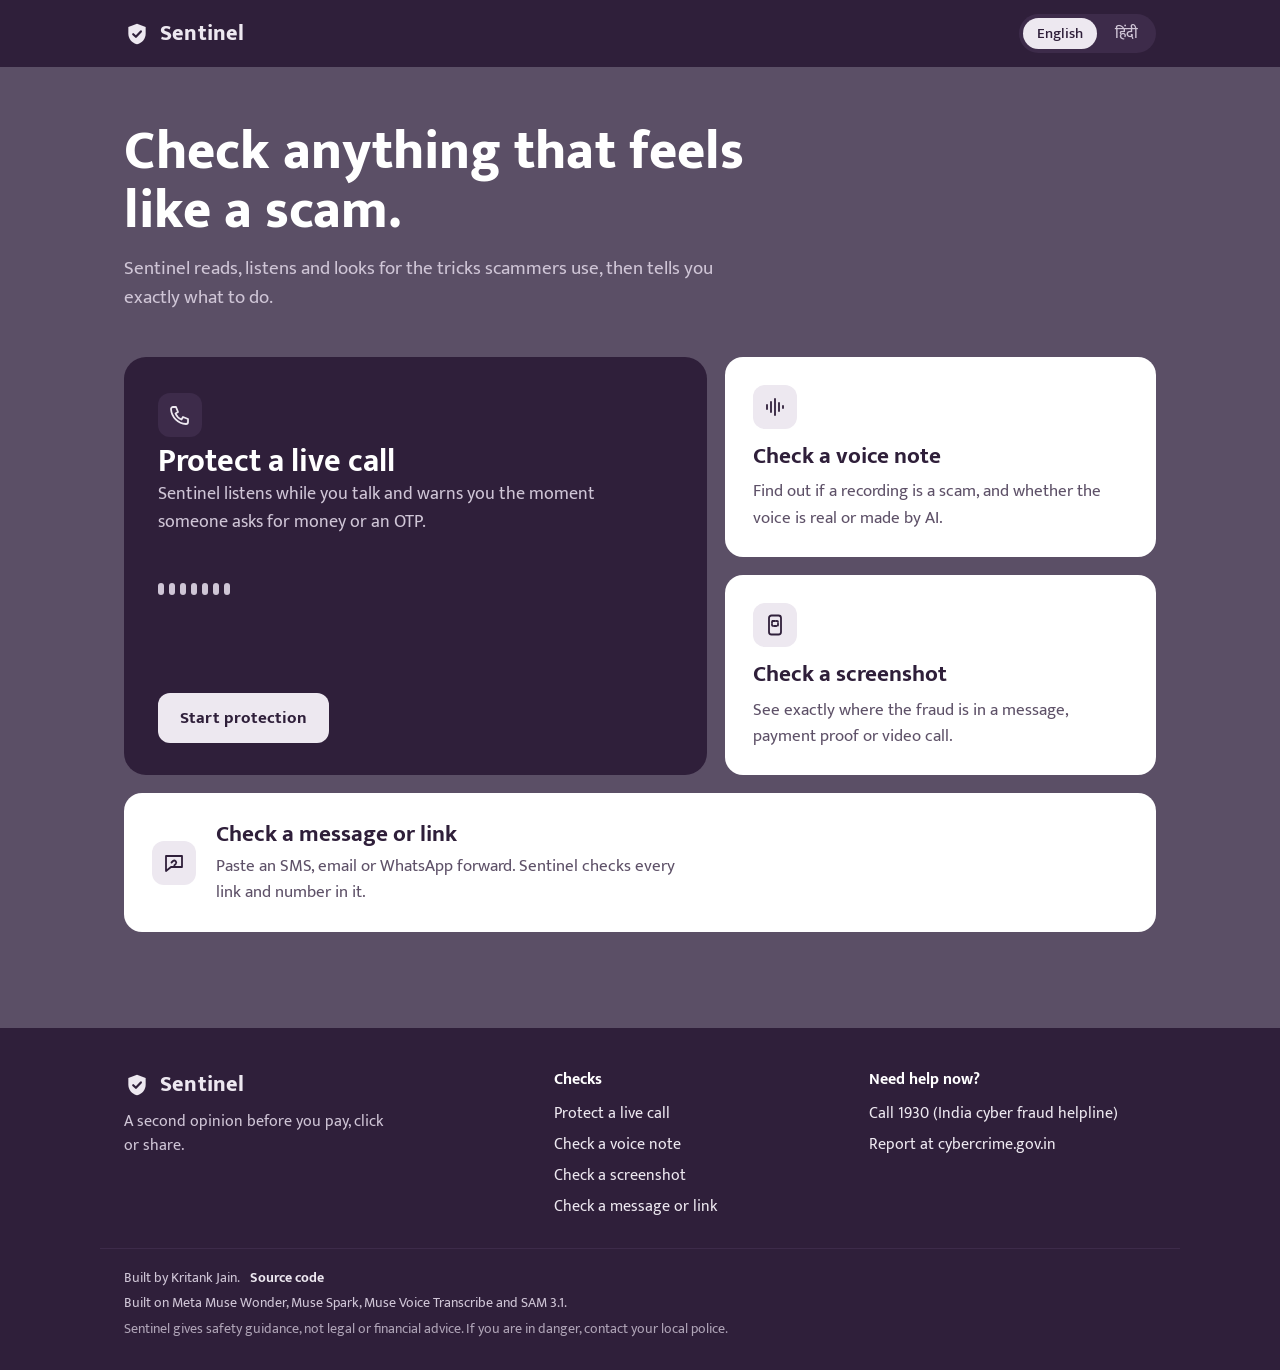
<file: web/index.html>
<!doctype html>
<html lang="en">
<head>
  <meta charset="utf-8">
  <meta name="viewport" content="width=device-width, initial-scale=1">
  <title>Sentinel — check anything that feels like a scam</title>
  <link rel="preconnect" href="https://fonts.googleapis.com">
  <link rel="preconnect" href="https://fonts.gstatic.com" crossorigin>
  <link href="https://fonts.googleapis.com/css2?family=Mukta:wght@400;500;700;800&display=swap" rel="stylesheet">
  <link rel="icon" href="favicon.svg" type="image/svg+xml">
  <link rel="stylesheet" href="style.css?v=14">
  <script src="app.js?v=14" defer></script>
</head>
<body>

  <header class="topbar">
    <div class="topbar-inner">
      <a class="brand" href="index.html">
        <svg viewBox="0 0 24 24" width="26" height="26" fill="none" aria-hidden="true">
          <path d="M12 2.5 4 5.5v6.2c0 4.6 3.3 8.6 8 9.8 4.7-1.2 8-5.2 8-9.8V5.5l-8-3Z" fill="#EDE8F0"/>
          <path d="M8.5 12.2 11 14.6l4.6-5" stroke="#2F1F3A" stroke-width="2" stroke-linecap="round" stroke-linejoin="round"/>
        </svg>
        Sentinel
      </a>
      <div class="lang-switch" role="group" aria-label="Language">
        <button type="button" data-lang="English" aria-pressed="true">English</button>
        <button type="button" data-lang="Hindi" aria-pressed="false">हिंदी</button>
      </div>
    </div>
  </header>

  <main>
    <section class="intro">
      <h1 data-i18n="intro.title">Check anything that feels like a scam.</h1>
      <p data-i18n="intro.body">Sentinel reads, listens and looks for the tricks scammers use, then tells you exactly what to do.</p>
    </section>

    <section class="features" aria-label="What Sentinel can check">

      <a class="feature feature-call" href="call.html">
        <div>
          <div class="icon">
            <svg viewBox="0 0 24 24" width="24" height="24" fill="none" stroke="currentColor" stroke-width="1.8" stroke-linecap="round" stroke-linejoin="round" aria-hidden="true">
              <path d="M5 4h3l2 5-2.5 1.5a11 11 0 0 0 6 6L15 14l5 2v3a2 2 0 0 1-2 2A16 16 0 0 1 3 6a2 2 0 0 1 2-2"/>
            </svg>
          </div>
          <h2 data-i18n="call.title">Protect a live call</h2>
          <p data-i18n="call.body">Sentinel listens while you talk and warns you the moment someone asks for money or an OTP.</p>
          <div class="listening" aria-hidden="true">
            <span></span><span></span><span></span><span></span><span></span><span></span><span></span>
          </div>
        </div>
        <span class="cta" data-i18n="call.cta">Start protection</span>
      </a>

      <a class="feature feature-voice" href="voice.html">
        <div class="icon">
          <svg viewBox="0 0 24 24" width="24" height="24" fill="none" stroke="currentColor" stroke-width="1.8" stroke-linecap="round" aria-hidden="true">
            <path d="M4 10v4M8 7v10M12 4v16M16 8v8M20 11v2"/>
          </svg>
        </div>
        <h2 data-i18n="voice.title">Check a voice note</h2>
        <p data-i18n="voice.body">Find out if a recording is a scam, and whether the voice is real or made by AI.</p>
      </a>

      <a class="feature feature-screenshot" href="screenshot.html">
        <div class="icon">
          <svg viewBox="0 0 24 24" width="24" height="24" fill="none" stroke="currentColor" stroke-width="1.8" stroke-linecap="round" stroke-linejoin="round" aria-hidden="true">
            <rect x="6" y="2.5" width="12" height="19" rx="2.5"/>
            <rect x="9" y="8" width="6" height="5" rx="1" stroke-dasharray="2 1.5"/>
          </svg>
        </div>
        <h2 data-i18n="screenshot.title">Check a screenshot</h2>
        <p data-i18n="screenshot.body">See exactly where the fraud is in a message, payment proof or video call.</p>
      </a>

      <a class="feature feature-message" href="message.html">
        <div class="icon">
          <svg viewBox="0 0 24 24" width="24" height="24" fill="none" stroke="currentColor" stroke-width="1.8" stroke-linecap="round" stroke-linejoin="round" aria-hidden="true">
            <path d="M4 5h16v11H9l-5 4V5Z"/>
            <path d="M9.5 11.5 11 10a2 2 0 0 1 2.8 2.8l-1.5 1.5"/>
          </svg>
        </div>
        <div class="text">
          <h2 data-i18n="message.title">Check a message or link</h2>
          <p data-i18n="message.body">Paste an SMS, email or WhatsApp forward. Sentinel checks every link and number in it.</p>
        </div>
      </a>

    </section>
  </main>

  <footer class="site-footer" id="site-footer"></footer>

  <script data-goatcounter="https://sentinel-scam.goatcounter.com/count" async src="https://gc.zgo.at/count.js"></script>
</body>
</html>
</file>
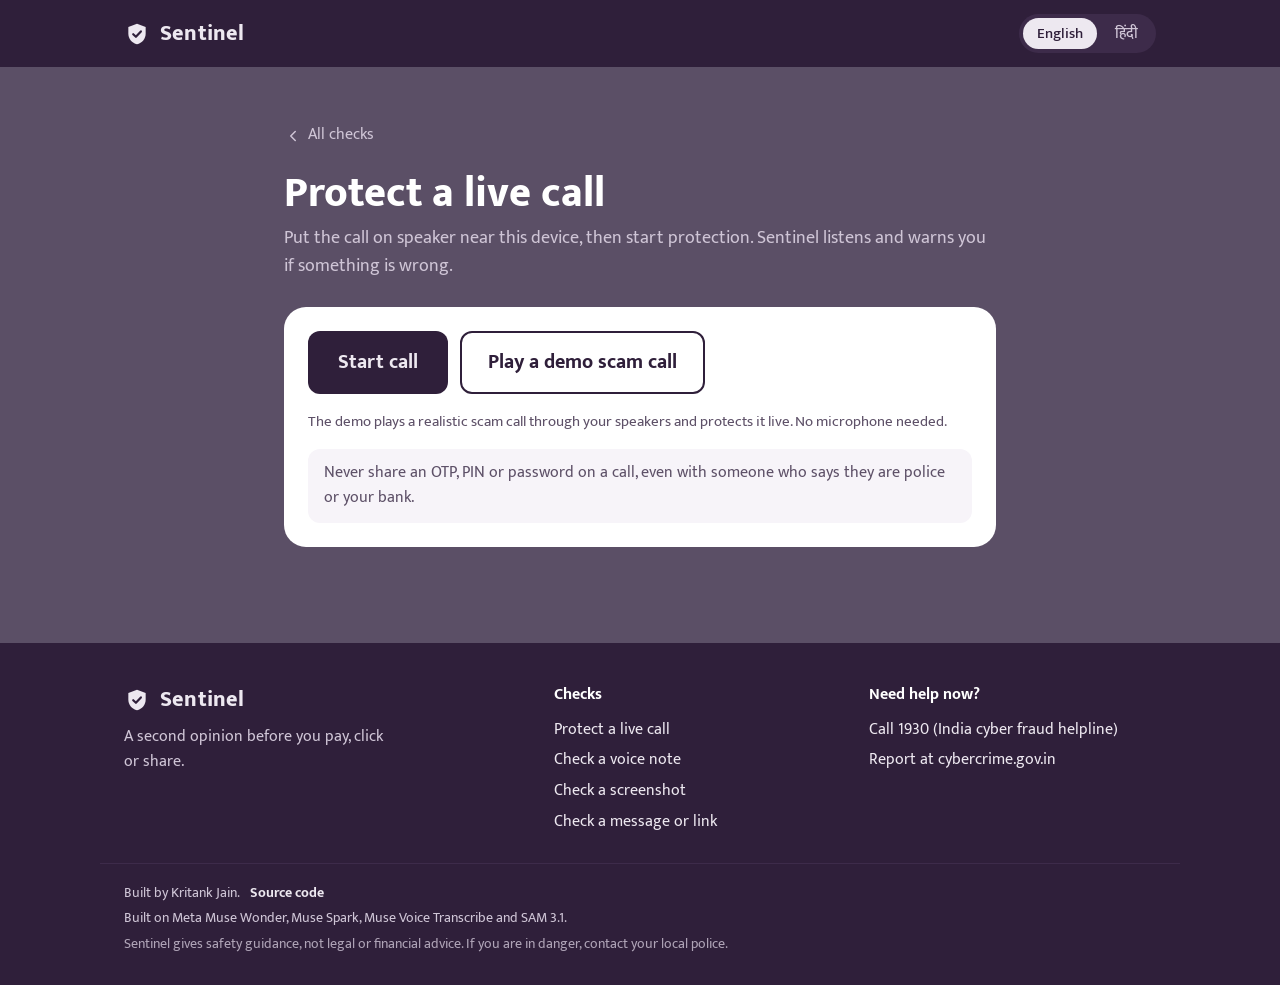
<file: web/call.html>
<!doctype html>
<html lang="en">
<head>
  <meta charset="utf-8">
  <meta name="viewport" content="width=device-width, initial-scale=1">
  <title>Protect a live call — Sentinel</title>
  <link rel="preconnect" href="https://fonts.googleapis.com">
  <link rel="preconnect" href="https://fonts.gstatic.com" crossorigin>
  <link href="https://fonts.googleapis.com/css2?family=Mukta:wght@400;500;700;800&display=swap" rel="stylesheet">
  <link rel="icon" href="favicon.svg" type="image/svg+xml">
  <link rel="stylesheet" href="style.css?v=14">
  <script src="app.js?v=14" defer></script>
</head>
<body>

  <header class="topbar">
    <div class="topbar-inner">
      <a class="brand" href="index.html">
        <svg viewBox="0 0 24 24" width="26" height="26" fill="none" aria-hidden="true">
          <path d="M12 2.5 4 5.5v6.2c0 4.6 3.3 8.6 8 9.8 4.7-1.2 8-5.2 8-9.8V5.5l-8-3Z" fill="#EDE8F0"/>
          <path d="M8.5 12.2 11 14.6l4.6-5" stroke="#2F1F3A" stroke-width="2" stroke-linecap="round" stroke-linejoin="round"/>
        </svg>
        Sentinel
      </a>
      <div class="lang-switch" role="group" aria-label="Language">
        <button type="button" data-lang="English" aria-pressed="true">English</button>
        <button type="button" data-lang="Hindi" aria-pressed="false">हिंदी</button>
      </div>
    </div>
  </header>

  <main class="page">
    <a class="back" href="index.html">
      <svg viewBox="0 0 24 24" width="24" height="24" fill="none" stroke="currentColor" stroke-width="2" stroke-linecap="round" stroke-linejoin="round" aria-hidden="true"><path d="M15 18 9 12l6-6"/></svg>
      <span data-i18n="nav.all">All checks</span>
    </a>

    <h1 data-i18n="call.title">Protect a live call</h1>
    <p class="lead" data-i18n="call.lead">Put the call on speaker near this device, then start protection. Sentinel listens and warns you if something is wrong.</p>

    <!-- Before the call -->
    <div class="sheet call-start" id="start-view">
      <div class="call-buttons">
        <button type="button" class="btn-primary" id="start" data-i18n="call.start">Start call</button>
        <button type="button" class="btn-secondary" id="demo" data-i18n="call.demo">Play a demo scam call</button>
      </div>
      <p class="demo-note" data-i18n="call.demoNote">The demo plays a realistic scam call through your speakers and protects it live. No microphone needed.</p>
      <p class="call-tip" data-i18n="call.tip">Never share an OTP, PIN or password on a call, even with someone who says they are police or your bank.</p>
    </div>

    <!-- During the call -->
    <div class="call-live" id="live-view" hidden>
      <div class="call-status connecting" id="status">
        <div class="status-left">
          <span class="pulse" aria-hidden="true"></span>
          <span id="status-text" data-i18n="call.connecting">Connecting…</span>
          <span class="timer" id="timer">0:00</span>
        </div>
        <button type="button" class="btn-end" id="end" data-i18n="call.end">End call</button>
      </div>

      <div class="sheet risk-panel" id="risk" aria-live="polite">
        <p class="risk-waiting" data-i18n="call.waiting">Sentinel is listening. Warnings will appear here.</p>
      </div>

      <div class="sheet convo">
        <h2 data-i18n="call.transcript">Live conversation</h2>
        <div class="convo-lines" id="lines"></div>
      </div>
    </div>

    <!-- After the call -->
    <div class="sheet call-ended" id="ended-view" hidden>
      <p id="ended-text" data-i18n="call.ended">Protection ended.</p>
      <button type="button" class="btn-primary" id="again" data-i18n="call.again">Start call again</button>
    </div>

    <p id="error" class="error" role="alert" hidden></p>
  </main>

  <!-- Full-screen STOP takeover -->
  <div class="stop-overlay" id="stop" role="alertdialog" aria-modal="true" aria-labelledby="stop-title" aria-describedby="stop-message" hidden>
    <h2 class="stop-title" id="stop-title" data-i18n="call.stopTitle">STOP</h2>
    <p class="stop-message" id="stop-message"></p>
    <p class="stop-action" id="stop-action"></p>
    <button type="button" class="stop-ok" id="stop-ok" data-i18n="call.ok">Okay</button>
  </div>

  <footer class="site-footer" id="site-footer"></footer>

  <script>
    const TARGET_RATE = 24000;   // what Muse Voice Transcribe expects

    // Float32 audio at the mic's rate -> 16-bit PCM at 24 kHz (linear resampling, fast enough for live use)
    function toPcm24k(input, fromRate) {
      const ratio = fromRate / TARGET_RATE;
      const outLen = Math.floor(input.length / ratio);
      const out = new Int16Array(outLen);
      for (let i = 0; i < outLen; i++) {
        const pos = i * ratio;
        const i0 = Math.floor(pos);
        const i1 = Math.min(i0 + 1, input.length - 1);
        const s = input[i0] + (input[i1] - input[i0]) * (pos - i0);
        const c = Math.max(-1, Math.min(1, s));
        out[i] = c < 0 ? c * 0x8000 : c * 0x7fff;
      }
      return out.buffer;
    }

    // While Sentinel speaks a warning, the mic is muted so the warning isn't transcribed as part of the call.
    let speaking = false;
    function speak(text) {
      if (!("speechSynthesis" in window) || !text) return;
      const u = new SpeechSynthesisUtterance(text);
      u.lang = getLang() === "Hindi" ? "hi-IN" : "en-IN";
      u.rate = 0.95;
      const done = () => setTimeout(() => { speaking = false; }, 600);   // small tail for room echo
      u.onend = done;
      u.onerror = done;
      speaking = true;
      speechSynthesis.cancel();
      speechSynthesis.speak(u);
    }
    function silenceLike(buffer) {
      return new Int16Array(new Int16Array(buffer).length).buffer;      // keep timing, send no voice
    }

    document.addEventListener("DOMContentLoaded", () => {
      const $ = (id) => document.getElementById(id);
      const startView = $("start-view"), liveView = $("live-view"), endedView = $("ended-view");
      const status = $("status"), statusText = $("status-text"), timer = $("timer");
      const risk = $("risk"), lines = $("lines"), errorBox = $("error");
      const overlay = $("stop");

      let ws = null, mic = null, tick = null, ending = false;
      let demoMode = false, demo = null, demoAudio = null;   // demo: playback + streaming of the sample call
      let scammer = null, partialEl = null, serverError = false, lastVerdict = null;

      function showError(text) {
        errorBox.textContent = text;
        errorBox.hidden = false;
      }

      // After the call ends, the conversation and final verdict stay visible for review.
      function setView(name) {
        startView.hidden = name !== "start";
        liveView.hidden = name === "start";
        endedView.hidden = name !== "ended";
        $("end").hidden = name === "ended";
        if (name === "ended") setStatus("call.ended", true);
      }

      function setStatus(key, connecting) {
        statusText.dataset.i18n = key;
        statusText.textContent = t(key);
        status.classList.toggle("connecting", connecting);
      }

      function speakerLabel(speaker) {
        if (!scammer) return `${t("speaker")} ${speaker}`;
        return speaker === scammer ? t("call.scammer") : t("call.other");
      }

      function relabelLines() {
        lines.querySelectorAll(".line[data-speaker]").forEach((line) => {
          line.classList.toggle("scammer", line.dataset.speaker === scammer);
          line.querySelector(".who").textContent = speakerLabel(line.dataset.speaker);
        });
      }

      function addLine(speaker, text) {
        partialEl?.remove();
        partialEl = null;
        const line = el("div", "line");
        line.dataset.speaker = speaker;
        line.classList.toggle("scammer", speaker === scammer);
        line.append(el("span", "who", speakerLabel(speaker)), el("span", "said", text));
        lines.append(line);
        lines.scrollTop = lines.scrollHeight;
      }

      function showPartial(text) {
        if (!text.trim()) return;
        if (!partialEl) {
          partialEl = el("div", "line partial");
          partialEl.append(el("span", "who", "…"), el("span", "said"));
          lines.append(partialEl);
        }
        partialEl.querySelector(".said").textContent = text;
        lines.scrollTop = lines.scrollHeight;
      }

      function showRisk(msg) {
        const verdict = String(msg.verdict || "SAFE").toUpperCase();
        if (verdict === "SCAM" && lastVerdict !== "SCAM") {
          navigator.vibrate?.(300);            // early warning: one short buzz when risk first turns red
        }
        lastVerdict = verdict;
        risk.className = `sheet risk-panel verdict-${verdict.toLowerCase()}`;
        risk.replaceChildren();
        const head = el("div", "verdict-head");
        head.append(el("h2", "verdict-title", t(`verdict.${verdict}`)),
                    el("span", "risk", `${t("label.risk")} ${msg.score ?? 0}/100`));
        risk.append(head);
        if (msg.scam_type) risk.append(el("p", "scam-type", msg.scam_type));
        if (msg.action && verdict !== "SAFE") {
          const action = el("div", "action");
          action.append(el("h3", null, t("label.action")), el("p", null, msg.action));
          risk.append(action);
        }
        if (msg.scammer_speaker && msg.scammer_speaker !== scammer) {
          scammer = msg.scammer_speaker;
          relabelLines();
        }
      }

      function showStop(msg) {
        if (demoMode && demo) {           // in the demo, Sentinel interrupts the call at the dangerous moment
          demo.stop();
          demo = null;
          setTimeout(() => end(), 300);
        }
        $("stop-message").textContent = msg.message || "";
        $("stop-action").textContent = msg.action || "";
        overlay.hidden = false;
        $("stop-ok").focus();
        speak(msg.message);
        navigator.vibrate?.([400, 150, 400, 150, 400]);
        showRisk({ verdict: "SCAM", score: 100, action: msg.action });
      }

      $("stop-ok").addEventListener("click", () => {
        overlay.hidden = true;
        speechSynthesis?.cancel();
        speaking = false;
        $("end").focus();
      });

      // Load the demo call once: a decoded buffer to play, and 24 kHz mono samples to stream.
      async function loadDemoAudio() {
        if (demoAudio) return demoAudio;
        const res = await fetch("samples/demo_call.wav");
        if (!res.ok) throw new Error(t("error.sample"));
        const bytes = await res.arrayBuffer();
        const ctx = new AudioContext();
        const buffer = await ctx.decodeAudioData(bytes);
        await ctx.close();
        const off = new OfflineAudioContext(1, Math.ceil(buffer.duration * TARGET_RATE), TARGET_RATE);
        const src = off.createBufferSource();
        src.buffer = buffer;
        src.connect(off.destination);
        src.start();
        const samples = (await off.startRendering()).getChannelData(0);
        demoAudio = { buffer, samples };
        return demoAudio;
      }

      // Play the call through the speakers and stream the same audio, in real time, to Sentinel.
      function startDemo({ buffer, samples }) {
        const FRAME = TARGET_RATE * 80 / 1000;                 // 80 ms per frame
        const ctx = new AudioContext();
        const player = ctx.createBufferSource();
        player.buffer = buffer;
        player.connect(ctx.destination);
        const t0 = ctx.currentTime + 0.1;
        player.start(t0);
        let sent = 0, finished = false;

        const pump = setInterval(() => {
          if (ws?.readyState !== WebSocket.OPEN) return;
          const due = Math.min(samples.length, Math.floor((ctx.currentTime - t0) * TARGET_RATE));
          while (sent + FRAME <= due) {
            ws.send(toPcm24k(samples.subarray(sent, sent + FRAME), TARGET_RATE));
            sent += FRAME;
          }
          if (!finished && sent + FRAME > samples.length) {
            finished = true;
            ws.send(toPcm24k(new Float32Array(TARGET_RATE * 1.5), TARGET_RATE));   // short silence so the last sentence completes
            setTimeout(() => end(), 1500);
          }
        }, 40);

        return {
          stop() {
            clearInterval(pump);
            try { player.stop(); } catch { /* already stopped */ }
            ctx.close();
          },
        };
      }

      async function cleanup() {
        demo?.stop();
        demo = null;
        clearInterval(tick);
        const active = mic;
        mic = null;
        if (active) {
          try { await active.stop(); } catch { /* already stopped */ }
        }
      }

      async function start(mode) {
        demoMode = mode === "demo";
        errorBox.hidden = true;
        let demoData = null;
        if (demoMode) {
          try {
            demoData = await loadDemoAudio();
          } catch (err) {
            showError(err.message || t("error.sample"));
            return;
          }
        }
        ending = false;
        serverError = false;
        lastVerdict = null;
        scammer = null;
        partialEl = null;
        lines.replaceChildren();
        risk.className = "sheet risk-panel";
        risk.replaceChildren(el("p", "risk-waiting", t("call.waiting")));
        setView("live");
        setStatus("call.connecting", true);
        timer.textContent = "0:00";

        const proto = location.protocol === "https:" ? "wss" : "ws";
        ws = new WebSocket(`${proto}://${location.host}/ws/live?language=${encodeURIComponent(getLang())}`);

        ws.onmessage = async (event) => {
          const msg = JSON.parse(event.data);
          switch (msg.type) {
            case "ready":
              if (demoMode) {
                demo = startDemo(demoData);
              } else try {
                mic = await startMic((chunk, rate) => {
                  if (ws?.readyState !== WebSocket.OPEN) return;
                  const pcm = toPcm24k(chunk, rate);
                  ws.send(speaking ? silenceLike(pcm) : pcm);
                });
              } catch (err) {
                showError(err.message);
                ws.close();
                setView("start");
                return;
              }
              setStatus("call.listening", false);
              const started = Date.now();
              tick = setInterval(() => {
                const secs = Math.floor((Date.now() - started) / 1000);
                timer.textContent = `${Math.floor(secs / 60)}:${String(secs % 60).padStart(2, "0")}`;
              }, 500);
              break;
            case "partial": showPartial(msg.text || ""); break;
            case "line": addLine(msg.speaker || "A", msg.text || ""); break;
            case "verdict": showRisk(msg); break;
            case "stop": showStop(msg); break;
            case "error":
              serverError = true;                       // keep the server's reason visible
              showError(msg.message || t("error.generic"));
              break;
            case "ended":
              ending = true;
              break;
          }
        };

        ws.onclose = async () => {
          await cleanup();
          ws = null;
          if (!ending && !serverError) showError(t("call.lost"));
          setView("ended");
        };
      }

      async function end() {
        ending = true;
        await cleanup();
        if (ws?.readyState === WebSocket.OPEN) ws.send(JSON.stringify({ type: "end" }));
        setStatus("call.ended", true);
      }

      $("start").addEventListener("click", () => start("mic"));
      $("demo").addEventListener("click", () => start("demo"));
      $("end").addEventListener("click", end);
      $("again").addEventListener("click", () => start(demoMode ? "demo" : "mic"));
      window.addEventListener("beforeunload", () => ws?.close());
    });
  </script>
  <script data-goatcounter="https://sentinel-scam.goatcounter.com/count" async src="https://gc.zgo.at/count.js"></script>
</body>
</html>
</file>
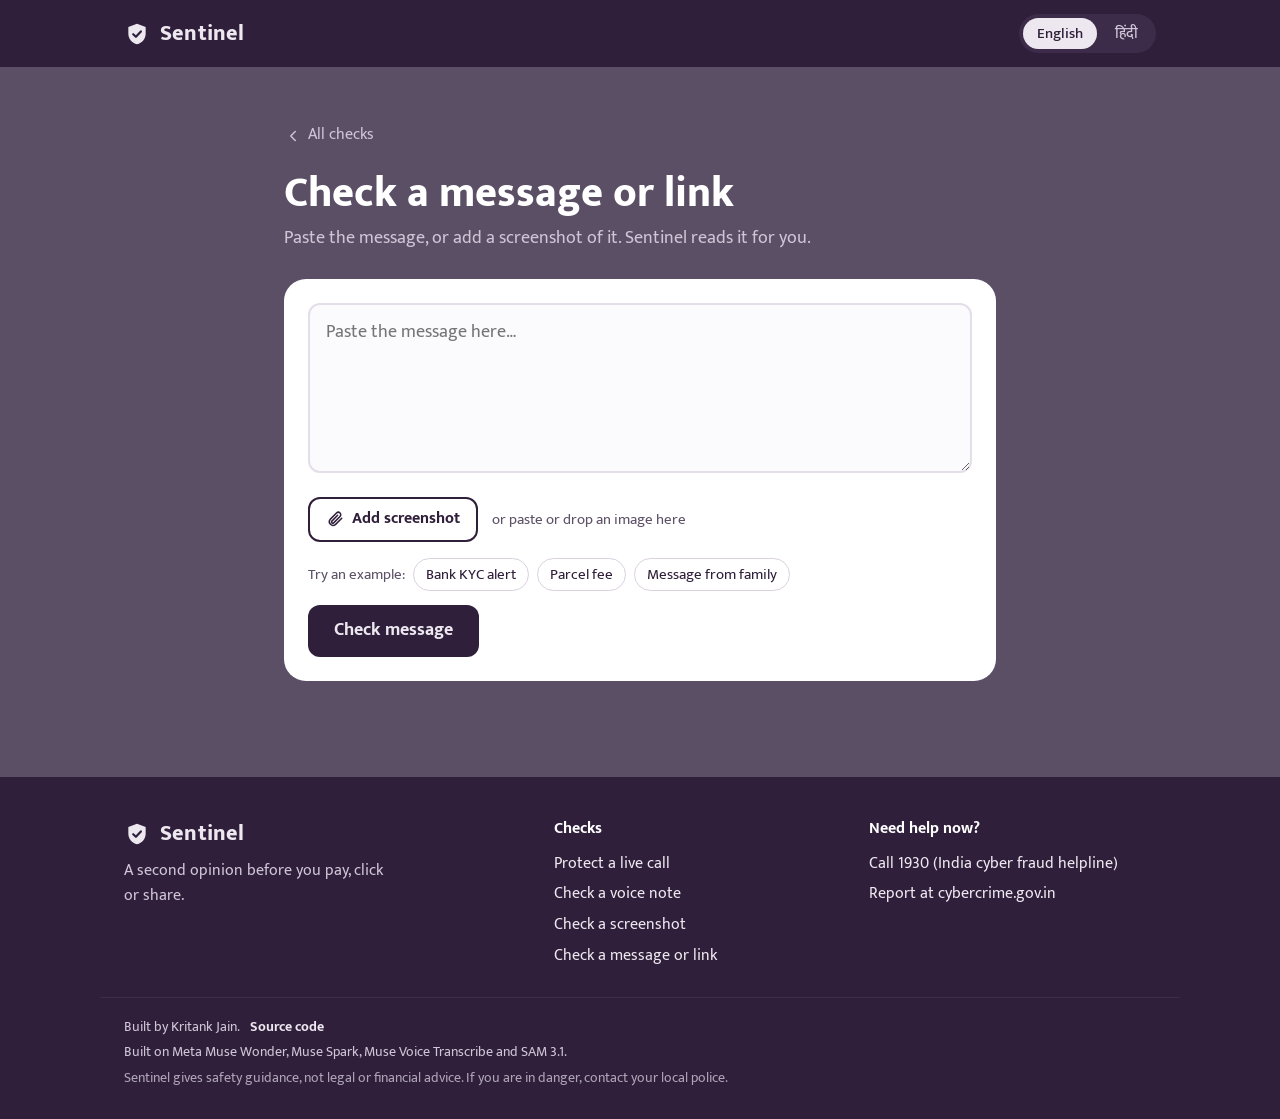
<file: web/message.html>
<!doctype html>
<html lang="en">
<head>
  <meta charset="utf-8">
  <meta name="viewport" content="width=device-width, initial-scale=1">
  <title>Check a message or link — Sentinel</title>
  <link rel="preconnect" href="https://fonts.googleapis.com">
  <link rel="preconnect" href="https://fonts.gstatic.com" crossorigin>
  <link href="https://fonts.googleapis.com/css2?family=Mukta:wght@400;500;700;800&display=swap" rel="stylesheet">
  <link rel="icon" href="favicon.svg" type="image/svg+xml">
  <link rel="stylesheet" href="style.css?v=14">
  <script src="app.js?v=14" defer></script>
</head>
<body>

  <header class="topbar">
    <div class="topbar-inner">
      <a class="brand" href="index.html">
        <svg viewBox="0 0 24 24" width="26" height="26" fill="none" aria-hidden="true">
          <path d="M12 2.5 4 5.5v6.2c0 4.6 3.3 8.6 8 9.8 4.7-1.2 8-5.2 8-9.8V5.5l-8-3Z" fill="#EDE8F0"/>
          <path d="M8.5 12.2 11 14.6l4.6-5" stroke="#2F1F3A" stroke-width="2" stroke-linecap="round" stroke-linejoin="round"/>
        </svg>
        Sentinel
      </a>
      <div class="lang-switch" role="group" aria-label="Language">
        <button type="button" data-lang="English" aria-pressed="true">English</button>
        <button type="button" data-lang="Hindi" aria-pressed="false">हिंदी</button>
      </div>
    </div>
  </header>

  <main class="page">
    <a class="back" href="index.html">
      <svg viewBox="0 0 24 24" width="24" height="24" fill="none" stroke="currentColor" stroke-width="2" stroke-linecap="round" stroke-linejoin="round" aria-hidden="true"><path d="M15 18 9 12l6-6"/></svg>
      <span data-i18n="nav.all">All checks</span>
    </a>

    <h1 data-i18n="message.title">Check a message or link</h1>
    <p class="lead" data-i18n="message.lead">Paste the message, or add a screenshot of it. Sentinel reads it for you.</p>

    <div class="sheet" id="input-sheet">
      <label for="msg" class="sr-only" data-i18n="message.label">Message to check</label>
      <textarea id="msg" data-i18n-placeholder="message.placeholder" placeholder="Paste the message here…"></textarea>

      <div class="attach-row">
        <label class="attach-btn">
          <svg viewBox="0 0 24 24" width="24" height="24" fill="none" stroke="currentColor" stroke-width="2" stroke-linecap="round" stroke-linejoin="round" aria-hidden="true">
            <path d="m21 11-8.5 8.5a5 5 0 0 1-7-7L14 4a3.3 3.3 0 0 1 4.7 4.7l-8.5 8.5a1.7 1.7 0 0 1-2.4-2.4L15.5 7"/>
          </svg>
          <span data-i18n="message.attach">Add screenshot</span>
          <input type="file" id="file" accept="image/png,image/jpeg" class="sr-only">
        </label>
        <span class="attach-hint" data-i18n="message.attachHint">or paste or drop an image here</span>
      </div>

      <div class="preview" id="preview" hidden>
        <img id="preview-img" alt="">
        <span class="name" id="preview-name"></span>
        <button type="button" class="remove-btn" id="remove" data-i18n="message.remove">Remove screenshot</button>
      </div>
      <div class="input-row">
        <div class="examples">
          <span data-i18n="examples.label">Try an example:</span>
          <button type="button" class="chip" data-example="kyc" data-i18n="example.kyc">Bank KYC alert</button>
          <button type="button" class="chip" data-example="parcel" data-i18n="example.parcel">Parcel fee</button>
          <button type="button" class="chip" data-example="family" data-i18n="example.family">Message from family</button>
        </div>
        <button type="button" id="check" class="btn-primary" data-i18n="message.check">Check message</button>
      </div>
    </div>

    <p id="error" class="error" role="alert" hidden></p>
    <div id="loading" class="loading" aria-live="polite" hidden>
      <span class="spinner" aria-hidden="true"></span>
      <span id="loading-text"></span>
    </div>
    <section id="result" aria-live="polite"></section>
  </main>

  <footer class="site-footer" id="site-footer"></footer>

  <script>
    const EXAMPLES = {
      kyc: "Dear Customer, your SBI YONO account will be BLOCKED today. Update PAN/KYC immediately: http://sbi-kyc-verify.top/update or call our helpline 9876543210 - SBI Team",
      parcel: "Hola, soy de Correos. Su paquete está retenido. Pague 1,99€ de aduana aquí: correos-envio-es.top",
      family: "Hi Mom, I'll be home late tonight, practice ran over. Can you save me some dinner?",
    };
    const IMAGE_TYPES = ["image/png", "image/jpeg"];

    document.addEventListener("DOMContentLoaded", () => {
      const msg = document.getElementById("msg");
      const btn = document.getElementById("check");
      const errorBox = document.getElementById("error");
      const result = document.getElementById("result");
      const sheet = document.getElementById("input-sheet");
      const fileInput = document.getElementById("file");
      const preview = document.getElementById("preview");
      const previewImg = document.getElementById("preview-img");
      const previewName = document.getElementById("preview-name");
      let attached = null;

      function showError(text) {
        errorBox.textContent = text;
        errorBox.hidden = false;
      }

      function attach(file) {
        errorBox.hidden = true;
        if (!file || !IMAGE_TYPES.includes(file.type)) {
          showError(t("error.imageType"));
          return;
        }
        attached = file;
        if (previewImg.src) URL.revokeObjectURL(previewImg.src);
        previewImg.src = URL.createObjectURL(file);
        previewName.textContent = file.name || "screenshot.png";
        preview.hidden = false;
      }

      function clearAttachment() {
        attached = null;
        fileInput.value = "";
        if (previewImg.src) URL.revokeObjectURL(previewImg.src);
        previewImg.removeAttribute("src");
        preview.hidden = true;
      }

      fileInput.addEventListener("change", () => fileInput.files[0] && attach(fileInput.files[0]));
      document.getElementById("remove").addEventListener("click", clearAttachment);

      // Paste a screenshot straight from the clipboard (Ctrl+V / long-press paste)
      document.addEventListener("paste", (e) => {
        const item = [...(e.clipboardData?.items || [])].find((i) => i.type.startsWith("image/"));
        if (item) {
          e.preventDefault();
          attach(item.getAsFile());
        }
      });

      // Drag and drop onto the input sheet
      ["dragenter", "dragover"].forEach((ev) => sheet.addEventListener(ev, (e) => {
        e.preventDefault();
        sheet.classList.add("dragging");
      }));
      ["dragleave", "drop"].forEach((ev) => sheet.addEventListener(ev, () => sheet.classList.remove("dragging")));
      sheet.addEventListener("drop", (e) => {
        e.preventDefault();
        const file = e.dataTransfer?.files?.[0];
        if (file) attach(file);
      });

      document.querySelectorAll("[data-example]").forEach((chip) => {
        chip.addEventListener("click", () => {
          msg.value = EXAMPLES[chip.dataset.example];
          msg.focus();
        });
      });

      btn.addEventListener("click", async () => {
        const text = msg.value.trim();
        errorBox.hidden = true;
        if (!text && !attached) {
          showError(t("error.empty"));
          msg.focus();
          return;
        }

        const form = new FormData();
        form.append("text", text);
        form.append("language", getLang());
        if (attached) form.append("file", attached, attached.name || "screenshot.png");

        btn.disabled = true;
        result.replaceChildren();
        const steps = attached
          ? ["loading.screenshot", "loading.links", "loading.search", "loading.write"]
          : ["loading.read", "loading.links", "loading.search", "loading.write"];
        const stop = startLoading(document.getElementById("loading"), document.getElementById("loading-text"), steps);

        try {
          const v = await callApi("/api/analyze/message", { method: "POST", body: form });
          stop();
          renderVerdict(result, v);
        } catch (err) {
          stop();
          showError(err.message || t("error.generic"));
        } finally {
          btn.disabled = false;
        }
      });
    });
  </script>
  <script data-goatcounter="https://sentinel-scam.goatcounter.com/count" async src="https://gc.zgo.at/count.js"></script>
</body>
</html>
</file>
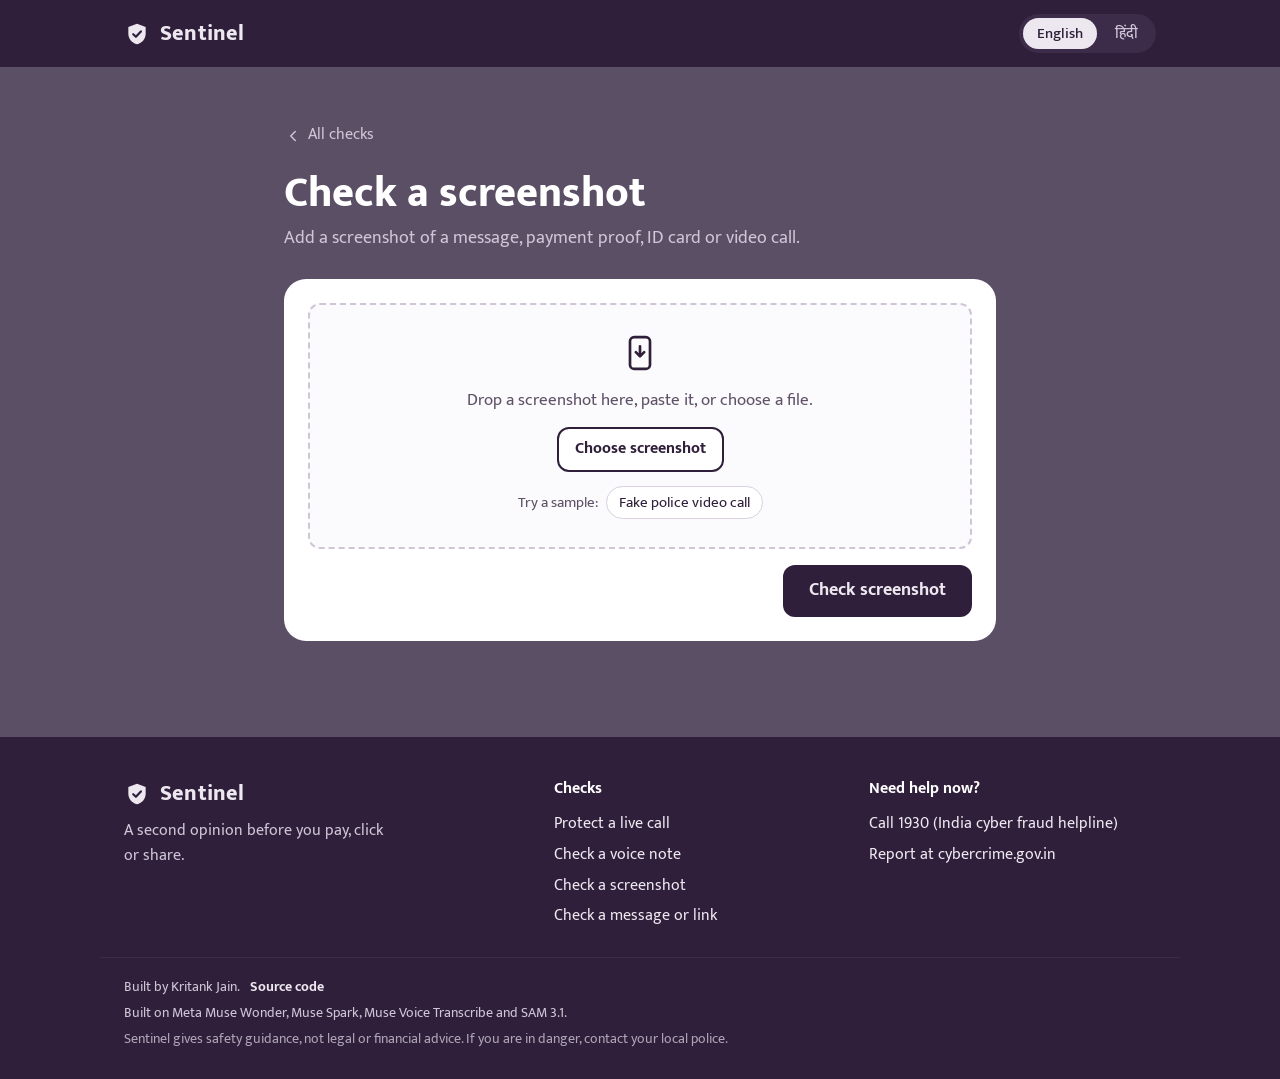
<file: web/screenshot.html>
<!doctype html>
<html lang="en">
<head>
  <meta charset="utf-8">
  <meta name="viewport" content="width=device-width, initial-scale=1">
  <title>Check a screenshot — Sentinel</title>
  <link rel="preconnect" href="https://fonts.googleapis.com">
  <link rel="preconnect" href="https://fonts.gstatic.com" crossorigin>
  <link href="https://fonts.googleapis.com/css2?family=Mukta:wght@400;500;700;800&display=swap" rel="stylesheet">
  <link rel="icon" href="favicon.svg" type="image/svg+xml">
  <link rel="stylesheet" href="style.css?v=14">
  <script src="app.js?v=14" defer></script>
</head>
<body>

  <header class="topbar">
    <div class="topbar-inner">
      <a class="brand" href="index.html">
        <svg viewBox="0 0 24 24" width="26" height="26" fill="none" aria-hidden="true">
          <path d="M12 2.5 4 5.5v6.2c0 4.6 3.3 8.6 8 9.8 4.7-1.2 8-5.2 8-9.8V5.5l-8-3Z" fill="#EDE8F0"/>
          <path d="M8.5 12.2 11 14.6l4.6-5" stroke="#2F1F3A" stroke-width="2" stroke-linecap="round" stroke-linejoin="round"/>
        </svg>
        Sentinel
      </a>
      <div class="lang-switch" role="group" aria-label="Language">
        <button type="button" data-lang="English" aria-pressed="true">English</button>
        <button type="button" data-lang="Hindi" aria-pressed="false">हिंदी</button>
      </div>
    </div>
  </header>

  <main class="page">
    <a class="back" href="index.html">
      <svg viewBox="0 0 24 24" width="24" height="24" fill="none" stroke="currentColor" stroke-width="2" stroke-linecap="round" stroke-linejoin="round" aria-hidden="true"><path d="M15 18 9 12l6-6"/></svg>
      <span data-i18n="nav.all">All checks</span>
    </a>

    <h1 data-i18n="screenshot.title">Check a screenshot</h1>
    <p class="lead" data-i18n="screenshot.lead">Add a screenshot of a message, payment proof, ID card or video call.</p>

    <div class="sheet" id="input-sheet">
      <div class="dropzone" id="dropzone">
        <svg viewBox="0 0 24 24" width="24" height="24" fill="none" stroke="currentColor" stroke-width="1.6" stroke-linecap="round" stroke-linejoin="round" aria-hidden="true">
          <rect x="6" y="2.5" width="12" height="19" rx="2.5"/>
          <path d="M12 8v6M9.5 11.5 12 14l2.5-2.5"/>
        </svg>
        <p data-i18n="screenshot.drop">Drop a screenshot here, paste it, or choose a file.</p>
        <label class="attach-btn">
          <span data-i18n="screenshot.choose">Choose screenshot</span>
          <input type="file" id="file" accept="image/png,image/jpeg" class="sr-only">
        </label>
        <div class="examples">
          <span data-i18n="sample.label">Try a sample:</span>
          <button type="button" class="chip" id="sample-videocall" data-i18n="sample.videocall">Fake police video call</button>
        </div>
      </div>

      <div class="preview-large" id="preview" hidden>
        <img id="preview-img" alt="">
        <button type="button" class="remove-btn" id="remove" data-i18n="message.remove">Remove screenshot</button>
      </div>

      <div class="actions-row">
        <button type="button" id="check" class="btn-primary" data-i18n="screenshot.check">Check screenshot</button>
      </div>
    </div>

    <p id="error" class="error" role="alert" hidden></p>
    <div id="loading" class="loading" aria-live="polite" hidden>
      <span class="spinner" aria-hidden="true"></span>
      <span id="loading-text"></span>
    </div>
    <section id="result" aria-live="polite"></section>
  </main>

  <footer class="site-footer" id="site-footer"></footer>

  <script>
    document.addEventListener("DOMContentLoaded", () => {
      const btn = document.getElementById("check");
      const errorBox = document.getElementById("error");
      const result = document.getElementById("result");
      const dropzone = document.getElementById("dropzone");
      let resultUrl = null;

      function showError(text) {
        errorBox.textContent = text;
        errorBox.hidden = false;
      }

      const image = setupImageInput({
        dropTarget: document.getElementById("input-sheet"),
        fileInput: document.getElementById("file"),
        preview: document.getElementById("preview"),
        previewImg: document.getElementById("preview-img"),
        removeBtn: document.getElementById("remove"),
        onError: showError,
        onChange: (file) => {
          dropzone.hidden = Boolean(file);
          errorBox.hidden = true;
          result.replaceChildren();
        },
      });

      document.getElementById("sample-videocall").addEventListener("click", async () => {
        errorBox.hidden = true;
        try {
          image.attach(await loadSample("samples/videocall.png", "fake-police-video-call.png", "image/png"));
        } catch (err) {
          showError(err.message || t("error.sample"));
        }
      });

      btn.addEventListener("click", async () => {
        errorBox.hidden = true;
        const file = image.file;
        if (!file) {
          showError(t("error.noImage"));
          return;
        }

        const form = new FormData();
        form.append("file", file, file.name || "screenshot.png");
        form.append("language", getLang());

        btn.disabled = true;
        result.replaceChildren();
        const stop = startLoading(document.getElementById("loading"), document.getElementById("loading-text"),
                                  ["loading.look", "loading.mark", "loading.write"]);
        try {
          const v = await callApi("/api/analyze/image", { method: "POST", body: form });
          stop();
          if (resultUrl) URL.revokeObjectURL(resultUrl);
          resultUrl = URL.createObjectURL(file);
          renderVerdict(result, v, { media: renderEvidence(resultUrl, v.evidence) });
        } catch (err) {
          stop();
          showError(err.message || t("error.generic"));
        } finally {
          btn.disabled = false;
        }
      });
    });
  </script>
  <script data-goatcounter="https://sentinel-scam.goatcounter.com/count" async src="https://gc.zgo.at/count.js"></script>
</body>
</html>
</file>
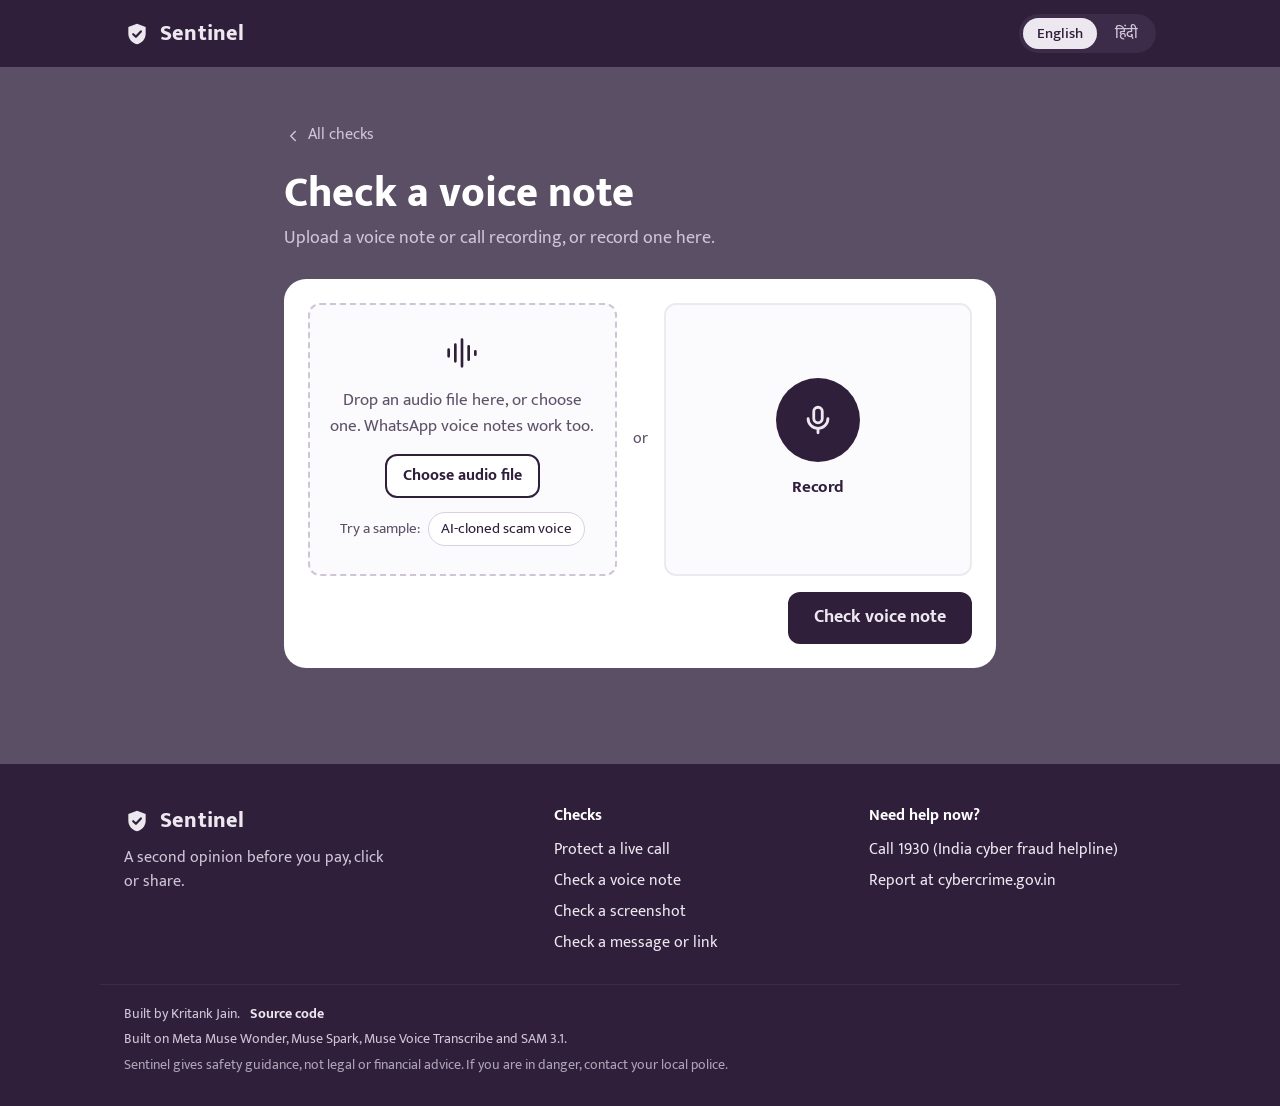
<file: web/voice.html>
<!doctype html>
<html lang="en">
<head>
  <meta charset="utf-8">
  <meta name="viewport" content="width=device-width, initial-scale=1">
  <title>Check a voice note — Sentinel</title>
  <link rel="preconnect" href="https://fonts.googleapis.com">
  <link rel="preconnect" href="https://fonts.gstatic.com" crossorigin>
  <link href="https://fonts.googleapis.com/css2?family=Mukta:wght@400;500;700;800&display=swap" rel="stylesheet">
  <link rel="icon" href="favicon.svg" type="image/svg+xml">
  <link rel="stylesheet" href="style.css?v=14">
  <script src="app.js?v=14" defer></script>
</head>
<body>

  <header class="topbar">
    <div class="topbar-inner">
      <a class="brand" href="index.html">
        <svg viewBox="0 0 24 24" width="26" height="26" fill="none" aria-hidden="true">
          <path d="M12 2.5 4 5.5v6.2c0 4.6 3.3 8.6 8 9.8 4.7-1.2 8-5.2 8-9.8V5.5l-8-3Z" fill="#EDE8F0"/>
          <path d="M8.5 12.2 11 14.6l4.6-5" stroke="#2F1F3A" stroke-width="2" stroke-linecap="round" stroke-linejoin="round"/>
        </svg>
        Sentinel
      </a>
      <div class="lang-switch" role="group" aria-label="Language">
        <button type="button" data-lang="English" aria-pressed="true">English</button>
        <button type="button" data-lang="Hindi" aria-pressed="false">हिंदी</button>
      </div>
    </div>
  </header>

  <main class="page">
    <a class="back" href="index.html">
      <svg viewBox="0 0 24 24" width="24" height="24" fill="none" stroke="currentColor" stroke-width="2" stroke-linecap="round" stroke-linejoin="round" aria-hidden="true"><path d="M15 18 9 12l6-6"/></svg>
      <span data-i18n="nav.all">All checks</span>
    </a>

    <h1 data-i18n="voice.title">Check a voice note</h1>
    <p class="lead" data-i18n="voice.lead">Upload a voice note or call recording, or record one here.</p>

    <div class="sheet" id="input-sheet">
      <div class="voice-input" id="voice-input">
        <div class="dropzone" id="dropzone">
          <svg viewBox="0 0 24 24" width="24" height="24" fill="none" stroke="currentColor" stroke-width="1.6" stroke-linecap="round" aria-hidden="true">
            <path d="M4 10v4M8 7v10M12 4v16M16 8v8M20 11v2"/>
          </svg>
          <p data-i18n="voice.drop">Drop an audio file here, or choose one. WhatsApp voice notes work too.</p>
          <label class="attach-btn">
            <span data-i18n="voice.choose">Choose audio file</span>
            <input type="file" id="file" accept="audio/*,.ogg,.opus,.m4a" class="sr-only">
          </label>
          <div class="examples">
            <span data-i18n="sample.label">Try a sample:</span>
            <button type="button" class="chip" id="sample-aivoice" data-i18n="sample.aivoice">AI-cloned scam voice</button>
          </div>
        </div>

        <span class="or" data-i18n="voice.or">or</span>

        <div class="recorder">
          <button type="button" class="record-btn" id="record" aria-describedby="record-label">
            <svg viewBox="0 0 24 24" width="24" height="24" fill="none" stroke="currentColor" stroke-width="2" stroke-linecap="round" stroke-linejoin="round" aria-hidden="true">
              <rect x="9" y="3" width="6" height="11" rx="3"/>
              <path d="M5 11a7 7 0 0 0 14 0M12 18v3"/>
            </svg>
          </button>
          <span class="record-label" id="record-label" data-i18n="voice.record">Record</span>
          <span class="timer" id="timer" hidden>0:00</span>
        </div>
      </div>

      <div class="audio-preview" id="preview" hidden>
        <audio id="player" controls></audio>
        <button type="button" class="remove-btn" id="remove" data-i18n="voice.remove">Remove audio</button>
      </div>

      <div class="actions-row">
        <button type="button" id="check" class="btn-primary" data-i18n="voice.check">Check voice note</button>
      </div>
    </div>

    <p id="error" class="error" role="alert" hidden></p>
    <div id="loading" class="loading" aria-live="polite" hidden>
      <span class="spinner" aria-hidden="true"></span>
      <span id="loading-text"></span>
    </div>
    <section id="result" aria-live="polite"></section>
  </main>

  <footer class="site-footer" id="site-footer"></footer>

  <script>
    const MAX_RECORD_SECONDS = 300;

    document.addEventListener("DOMContentLoaded", () => {
      const btn = document.getElementById("check");
      const errorBox = document.getElementById("error");
      const result = document.getElementById("result");
      const inputArea = document.getElementById("voice-input");
      const sheet = document.getElementById("input-sheet");
      const fileInput = document.getElementById("file");
      const preview = document.getElementById("preview");
      const player = document.getElementById("player");
      const recordBtn = document.getElementById("record");
      const recordLabel = document.getElementById("record-label");
      const timer = document.getElementById("timer");

      let wav = null;          // the WAV blob that will be sent
      let mic = null;          // active recorder
      let tick = null;

      function showError(text) {
        errorBox.textContent = text;
        errorBox.hidden = false;
      }

      function setAudio(blob) {
        wav = blob;
        if (player.src) URL.revokeObjectURL(player.src);
        player.src = URL.createObjectURL(blob);
        preview.hidden = false;
        inputArea.hidden = true;
        result.replaceChildren();
      }

      function clearAudio() {
        wav = null;
        fileInput.value = "";
        if (player.src) URL.revokeObjectURL(player.src);
        player.removeAttribute("src");
        preview.hidden = true;
        inputArea.hidden = false;
        result.replaceChildren();
      }

      async function useFile(file) {
        errorBox.hidden = true;
        if (!file) return;
        const stop = startLoading(document.getElementById("loading"), document.getElementById("loading-text"), ["loading.prepare"]);
        try {
          setAudio(await fileToWav(file));
        } catch (err) {
          showError(err.message || t("error.audioType"));
        } finally {
          stop();
        }
      }

      fileInput.addEventListener("change", () => useFile(fileInput.files[0]));
      document.getElementById("sample-aivoice").addEventListener("click", async () => {
        errorBox.hidden = true;
        try {
          await useFile(await loadSample("samples/panic_call.mp3", "ai-cloned-scam-voice.mp3", "audio/mpeg"));
        } catch (err) {
          showError(err.message || t("error.sample"));
        }
      });
      document.getElementById("remove").addEventListener("click", clearAudio);

      ["dragenter", "dragover"].forEach((ev) => sheet.addEventListener(ev, (e) => {
        e.preventDefault();
        sheet.classList.add("dragging");
      }));
      ["dragleave", "drop"].forEach((ev) => sheet.addEventListener(ev, () => sheet.classList.remove("dragging")));
      sheet.addEventListener("drop", (e) => {
        e.preventDefault();
        useFile(e.dataTransfer?.files?.[0]);
      });

      function setRecordingUI(on) {
        recordBtn.classList.toggle("recording", on);
        recordLabel.dataset.i18n = on ? "voice.stop" : "voice.record";
        recordLabel.textContent = t(recordLabel.dataset.i18n);
        timer.hidden = !on;
      }

      async function stopRecording() {
        clearInterval(tick);
        const active = mic;
        mic = null;
        setRecordingUI(false);
        if (active) setAudio(await active.stop());
      }

      recordBtn.addEventListener("click", async () => {
        errorBox.hidden = true;
        if (mic) return stopRecording();
        try {
          mic = await startMic();
        } catch (err) {
          showError(err.message);
          return;
        }
        const started = Date.now();
        timer.textContent = "0:00";
        setRecordingUI(true);
        tick = setInterval(() => {
          const secs = Math.floor((Date.now() - started) / 1000);
          timer.textContent = `${Math.floor(secs / 60)}:${String(secs % 60).padStart(2, "0")}`;
          if (secs >= MAX_RECORD_SECONDS) stopRecording();
        }, 250);
      });

      btn.addEventListener("click", async () => {
        errorBox.hidden = true;
        if (mic) await stopRecording();
        if (!wav) {
          showError(t("error.noAudio"));
          return;
        }

        const form = new FormData();
        form.append("file", wav, "voice.wav");
        form.append("language", getLang());

        btn.disabled = true;
        result.replaceChildren();
        const stop = startLoading(document.getElementById("loading"), document.getElementById("loading-text"),
                                  ["loading.listen", "loading.voice", "loading.search", "loading.write"]);
        try {
          const v = await callApi("/api/analyze/audio", { method: "POST", body: form });
          stop();
          const extra = el("div");
          const voiceBox = renderVoiceAnalysis(v.voice_analysis);
          const transcript = renderTranscript(v);
          if (voiceBox) extra.append(voiceBox);
          if (transcript) extra.append(transcript);
          renderVerdict(result, v, { extra });
        } catch (err) {
          stop();
          showError(err.message || t("error.generic"));
        } finally {
          btn.disabled = false;
        }
      });
    });
  </script>
  <script data-goatcounter="https://sentinel-scam.goatcounter.com/count" async src="https://gc.zgo.at/count.js"></script>
</body>
</html>
</file>
<file: web/style.css>
/* Sentinel — shared styles
   Palette: Dusk mauve page, plum ink structure, white result sheets.
   Verdict colours (jade / saffron / signal red) are used ONLY for verdicts. */

:root {
  --dusk: #5B4F66;
  --dusk-deep: #4E4358;
  --plum: #2F1F3A;
  --plum-soft: #3D2B4A;
  --lilac: #EDE8F0;
  --lilac-dim: #CFC5D6;
  --white: #FFFFFF;
  --ink: #2F1F3A;
  --ink-soft: #5E5168;
  --jade: #1E8A5A;
  --saffron: #D99A00;
  --red: #D3263B;

  --radius-sheet: 22px;
  --radius-card: 18px;
  --radius-control: 12px;

  --font: "Mukta", "Noto Sans Devanagari", system-ui, sans-serif;
}

*, *::before, *::after { box-sizing: border-box; }

html { -webkit-text-size-adjust: 100%; }

body {
  margin: 0;
  font-family: var(--font);
  font-size: 18px;
  line-height: 1.55;
  color: var(--lilac);
  background: var(--dusk);
}

a { color: inherit; }

:focus-visible {
  outline: 3px solid var(--lilac);
  outline-offset: 3px;
  border-radius: 6px;
}

/* ---------- Top bar ---------- */

.topbar {
  background: var(--plum);
}

.topbar-inner {
  max-width: 1080px;
  margin: 0 auto;
  padding: 14px 24px;
  display: flex;
  align-items: center;
  justify-content: space-between;
  gap: 16px;
}

.brand {
  display: flex;
  align-items: center;
  gap: 10px;
  text-decoration: none;
  font-weight: 800;
  font-size: 22px;
  letter-spacing: 0.2px;
  color: var(--lilac);
}

.brand svg { width: 26px; height: 26px; }

.lang-switch {
  display: flex;
  gap: 4px;
  padding: 4px;
  border-radius: 999px;
  background: var(--plum-soft);
}

.lang-switch button {
  font: inherit;
  font-size: 15px;
  font-weight: 500;
  color: var(--lilac-dim);
  background: transparent;
  border: 0;
  padding: 4px 14px;
  border-radius: 999px;
  cursor: pointer;
}

.lang-switch button[aria-pressed="true"] {
  background: var(--lilac);
  color: var(--plum);
}

/* ---------- Page frame ---------- */

main {
  max-width: 1080px;
  margin: 0 auto;
  padding: 56px 24px 72px;
}

.intro { max-width: 640px; margin-bottom: 44px; }

.intro h1 {
  margin: 0 0 14px;
  font-size: clamp(34px, 5.2vw, 54px);
  line-height: 1.08;
  font-weight: 800;
  color: var(--white);
}

.intro p {
  margin: 0;
  font-size: 19px;
  color: var(--lilac-dim);
}

/* ---------- Feature grid (home) ---------- */

.features {
  display: grid;
  grid-template-columns: 1.35fr 1fr;
  grid-template-areas:
    "call voice"
    "call screenshot"
    "message message";
  gap: 18px;
}

.feature {
  position: relative;
  display: flex;
  flex-direction: column;
  gap: 8px;
  padding: 26px 26px 24px;
  border-radius: var(--radius-card);
  background: var(--white);
  color: var(--ink);
  text-decoration: none;
  border: 2px solid transparent;
  transition: border-color 0.15s ease;
}

.feature:hover { border-color: var(--plum); }

.feature h2 {
  margin: 0;
  font-size: 23px;
  line-height: 1.2;
  font-weight: 700;
}

.feature p {
  margin: 0;
  color: var(--ink-soft);
  font-size: 17px;
  max-width: 46ch;
}

.feature .icon {
  width: 44px;
  height: 44px;
  display: grid;
  place-items: center;
  border-radius: 12px;
  background: var(--lilac);
  color: var(--plum);
  margin-bottom: 6px;
}

.feature .icon svg { width: 24px; height: 24px; }

.feature-voice { grid-area: voice; }
.feature-screenshot { grid-area: screenshot; }

/* Message card: a wide horizontal strip, different rhythm from the others */
.feature-message {
  grid-area: message;
  flex-direction: row;
  align-items: center;
  gap: 20px;
}
.feature-message .icon { margin: 0; flex-shrink: 0; }
.feature-message .text { display: flex; flex-direction: column; gap: 4px; }

/* Live call: the hero feature, plum and larger */
.feature-call {
  grid-area: call;
  background: var(--plum);
  color: var(--lilac);
  padding: 34px 32px 30px;
  border-radius: var(--radius-sheet);
  justify-content: space-between;
  min-height: 360px;
}
.feature-call:hover { border-color: var(--lilac); }
.feature-call h2 { font-size: 32px; color: var(--white); }
.feature-call p { color: var(--lilac-dim); font-size: 18px; }
.feature-call .icon { background: var(--plum-soft); color: var(--lilac); }

.cta {
  align-self: flex-start;
  margin-top: 18px;
  padding: 12px 22px;
  border-radius: var(--radius-control);
  background: var(--lilac);
  color: var(--plum);
  font-weight: 700;
  font-size: 17px;
}

/* Listening bars: the one ambient motion on the home page */
.listening {
  display: flex;
  align-items: flex-end;
  gap: 5px;
  height: 40px;
  margin: 18px 0 4px;
}
.listening span {
  width: 6px;
  border-radius: 3px;
  background: var(--lilac-dim);
  height: 30%;
  animation: listen 1.4s ease-in-out infinite;
}
.listening span:nth-child(2) { animation-delay: 0.15s; }
.listening span:nth-child(3) { animation-delay: 0.3s; }
.listening span:nth-child(4) { animation-delay: 0.45s; }
.listening span:nth-child(5) { animation-delay: 0.6s; }
.listening span:nth-child(6) { animation-delay: 0.75s; }
.listening span:nth-child(7) { animation-delay: 0.9s; }

@keyframes listen {
  0%, 100% { height: 25%; }
  50% { height: 95%; }
}

/* ---------- Footer ---------- */

.site-footer {
  margin-top: 24px;
  background: var(--plum);
  color: var(--lilac-dim);
  font-size: 16px;
}

.footer-inner {
  max-width: 1080px;
  margin: 0 auto;
  padding: 40px 24px 28px;
  display: grid;
  grid-template-columns: 1.4fr 1fr 1fr;
  gap: 28px;
}

.footer-brand .brand { margin-bottom: 8px; }
.footer-brand p { margin: 0; max-width: 30ch; }

.footer-col { display: flex; flex-direction: column; gap: 6px; }
.footer-col h2 {
  margin: 0 0 4px;
  font-size: 16px;
  font-weight: 700;
  color: var(--white);
}
.site-footer a { color: var(--lilac); text-decoration: none; }
.site-footer a:hover { color: var(--white); text-decoration: underline; }

.footer-bottom {
  max-width: 1080px;
  margin: 0 auto;
  padding: 18px 24px 30px;
  border-top: 1px solid var(--plum-soft);
  display: flex;
  flex-direction: column;
  gap: 4px;
  font-size: 14px;
}
.footer-bottom p { margin: 0; }
.footer-bottom a { margin-left: 8px; font-weight: 700; }
.footer-disclaimer { opacity: 0.8; }

@media (max-width: 760px) {
  .footer-inner { grid-template-columns: 1fr; gap: 22px; padding-top: 32px; }
}

/* ---------- Responsive ---------- */

@media (max-width: 760px) {
  main { padding: 36px 18px 56px; }
  .features {
    grid-template-columns: 1fr;
    grid-template-areas: "call" "voice" "screenshot" "message";
  }
  .feature-call { min-height: 0; }
  .feature-message { flex-direction: column; align-items: flex-start; }
}

@media (prefers-reduced-motion: reduce) {
  .listening span { animation: none; height: 60%; }
  .feature { transition: none; }
}

/* =========================================================
   Feature pages (message, screenshot, voice, call)
   ========================================================= */

:root {
  --saffron-text: #8A6000;          /* readable saffron for text on white */
  --red-tint: #FBE8EA;
  --saffron-tint: #FCF2DA;
  --jade-tint: #E4F3EC;
}

.page { max-width: 760px; }

.back {
  display: inline-flex;
  align-items: center;
  gap: 6px;
  margin-bottom: 22px;
  font-size: 16px;
  color: var(--lilac-dim);
  text-decoration: none;
}
.back:hover { color: var(--white); }
.back svg { width: 18px; height: 18px; }

.page h1 {
  margin: 0 0 8px;
  font-size: clamp(30px, 4.4vw, 42px);
  line-height: 1.12;
  font-weight: 800;
  color: var(--white);
}

.lead { margin: 0 0 26px; color: var(--lilac-dim); font-size: 18px; }

.sr-only {
  position: absolute; width: 1px; height: 1px; padding: 0; margin: -1px;
  overflow: hidden; clip: rect(0 0 0 0); white-space: nowrap; border: 0;
}

/* White sheet: the only white surface, where input and results live */
.sheet {
  background: var(--white);
  color: var(--ink);
  border-radius: var(--radius-sheet);
  padding: 24px;
}

textarea {
  width: 100%;
  min-height: 170px;
  resize: vertical;
  font: inherit;
  font-size: 18px;
  color: var(--ink);
  border: 2px solid #E4DEE8;
  border-radius: var(--radius-control);
  padding: 14px 16px;
  background: #FBFAFC;
}
textarea:focus { outline: none; border-color: var(--plum); background: var(--white); }

.input-row {
  display: flex;
  flex-wrap: wrap;
  align-items: center;
  justify-content: space-between;
  gap: 14px;
  margin-top: 16px;
}

.examples {
  display: flex;
  flex-wrap: wrap;
  align-items: center;
  gap: 8px;
  font-size: 15px;
  color: var(--ink-soft);
}

.chip {
  font: inherit;
  font-size: 15px;
  padding: 4px 12px;
  border-radius: 999px;
  border: 1.5px solid #D9D1DF;
  background: var(--white);
  color: var(--ink);
  cursor: pointer;
}
.chip:hover { border-color: var(--plum); }

.btn-primary {
  font: inherit;
  font-size: 18px;
  font-weight: 700;
  padding: 12px 26px;
  border: 0;
  border-radius: var(--radius-control);
  background: var(--plum);
  color: var(--lilac);
  cursor: pointer;
}
.btn-primary:hover { background: var(--plum-soft); }
.btn-primary:disabled { opacity: 0.55; cursor: progress; }
.sheet .btn-primary:focus-visible, .sheet .chip:focus-visible { outline-color: var(--plum); }

.error {
  margin: 16px 0 0;
  padding: 12px 16px;
  border-radius: var(--radius-control);
  background: var(--red-tint);
  color: #8E1222;
  font-weight: 500;
}

.loading {
  display: flex;
  align-items: center;
  gap: 12px;
  margin-top: 22px;
  color: var(--lilac);
  font-size: 18px;
}
.loading[hidden], .error[hidden] { display: none; }

.spinner {
  width: 20px; height: 20px;
  border-radius: 50%;
  border: 3px solid rgba(237, 232, 240, 0.3);
  border-top-color: var(--lilac);
  animation: spin 0.9s linear infinite;
}
@keyframes spin { to { transform: rotate(360deg); } }

/* ---------- Result sheet ---------- */

#result:empty { display: none; }
#result { margin-top: 26px; scroll-margin-top: 20px; }

.result { border-top: 8px solid var(--jade); padding-top: 26px; }
.verdict-scam { border-top-color: var(--red); }
.verdict-suspicious { border-top-color: var(--saffron); }

.verdict-head {
  display: flex;
  flex-wrap: wrap;
  align-items: baseline;
  justify-content: space-between;
  gap: 8px 16px;
}

.verdict-title {
  margin: 0;
  font-size: clamp(28px, 4vw, 36px);
  line-height: 1.15;
  font-weight: 800;
  color: var(--jade);
}
.verdict-title:focus { outline: none; }
.verdict-scam .verdict-title { color: var(--red); }
.verdict-suspicious .verdict-title { color: var(--saffron-text); }

.risk { font-size: 16px; font-weight: 500; color: var(--ink-soft); }

.scam-type { margin: 4px 0 0; font-size: 17px; color: var(--ink-soft); }

.action {
  margin: 20px 0 6px;
  padding: 16px 18px;
  border-radius: var(--radius-control);
  background: var(--jade-tint);
}
.verdict-scam .action { background: var(--red-tint); }
.verdict-suspicious .action { background: var(--saffron-tint); }
.action h3 { margin: 0 0 4px; }
.action p { margin: 0; font-size: 19px; font-weight: 500; }

.result h3 {
  margin: 22px 0 6px;
  font-size: 18px;
  font-weight: 700;
  color: var(--ink);
}

.explanation { margin: 0; max-width: 68ch; }

.signs, .findings { list-style: none; margin: 0; padding: 0; }

.signs li {
  padding: 10px 0;
  border-bottom: 1px solid #EEE9F1;
}
.signs li:last-child { border-bottom: 0; }
.signs strong { display: block; font-weight: 700; }
.signs q {
  display: block;
  margin-top: 2px;
  color: var(--ink-soft);
  font-style: italic;
}

.findings li {
  display: flex;
  gap: 12px;
  align-items: baseline;
  padding: 8px 0;
}
.findings .tool {
  flex-shrink: 0;
  font-size: 14px;
  font-weight: 700;
  padding: 2px 10px;
  border-radius: 999px;
  background: var(--lilac);
  color: var(--plum);
}

@media (max-width: 760px) {
  .sheet { padding: 18px; }
  .input-row { flex-direction: column; align-items: stretch; }
  .btn-primary { width: 100%; }
  .findings li { flex-direction: column; gap: 4px; }
}

@media (prefers-reduced-motion: reduce) {
  .spinner { animation-duration: 2.5s; }
}

/* ---------- Screenshot attachment (message page) ---------- */

.attach-row {
  display: flex;
  flex-wrap: wrap;
  align-items: center;
  gap: 10px 14px;
  margin-top: 14px;
}

.attach-btn {
  display: inline-flex;
  align-items: center;
  gap: 8px;
  font-size: 16px;
  font-weight: 700;
  padding: 8px 16px;
  border-radius: var(--radius-control);
  border: 2px solid var(--plum);
  color: var(--plum);
  background: var(--white);
  cursor: pointer;
}
.attach-btn:hover { background: var(--lilac); }
.attach-btn svg { width: 18px; height: 18px; }
.attach-btn:focus-within { outline: 3px solid var(--plum); outline-offset: 3px; }

.attach-hint { font-size: 15px; color: var(--ink-soft); }

.preview {
  display: flex;
  align-items: center;
  gap: 14px;
  margin-top: 14px;
  padding: 10px;
  border-radius: var(--radius-control);
  background: #F7F4F9;
}
.preview[hidden] { display: none; }
.preview img {
  height: 96px;
  max-width: 160px;
  object-fit: cover;
  border-radius: 8px;
  border: 1px solid #E4DEE8;
}
.preview .name { font-size: 15px; color: var(--ink-soft); word-break: break-all; }

.remove-btn {
  margin-left: auto;
  font: inherit;
  font-size: 15px;
  padding: 6px 12px;
  border-radius: 999px;
  border: 1.5px solid #D9D1DF;
  background: var(--white);
  color: var(--ink);
  cursor: pointer;
}
.remove-btn:hover { border-color: var(--red); color: var(--red); }

.sheet.dragging { outline: 3px dashed var(--plum); outline-offset: -10px; }

/* ---------- Screenshot page ---------- */

.dropzone {
  display: flex;
  flex-direction: column;
  align-items: center;
  justify-content: center;
  gap: 14px;
  min-height: 230px;
  padding: 28px 20px;
  text-align: center;
  border: 2px dashed #CFC5D6;
  border-radius: var(--radius-control);
  background: #FBFAFC;
  color: var(--ink-soft);
}
.dropzone[hidden] { display: none; }
.dropzone svg { width: 40px; height: 40px; color: var(--plum); }
.dropzone p { margin: 0; font-size: 17px; }
.dragging .dropzone, .dropzone.dragging { border-color: var(--plum); background: var(--lilac); }

.preview-large {
  display: flex;
  flex-direction: column;
  align-items: center;
  gap: 12px;
}
.preview-large[hidden] { display: none; }
.preview-large img {
  max-width: 100%;
  max-height: 360px;
  border-radius: 10px;
  border: 1px solid #E4DEE8;
}

.actions-row {
  display: flex;
  flex-wrap: wrap;
  justify-content: flex-end;
  gap: 12px;
  margin-top: 16px;
}

/* Evidence: image with numbered boxes, list beside it */
.evidence {
  display: grid;
  grid-template-columns: minmax(0, 1fr) minmax(200px, 0.8fr);
  gap: 22px;
  align-items: start;
  margin: 22px 0 4px;
}

.evidence-frame {
  position: relative;
  justify-self: center;
  line-height: 0;
  max-width: 100%;
}
.evidence-frame img {
  display: block;
  max-width: 100%;
  max-height: 560px;
  border-radius: 10px;
}

.ebox {
  position: absolute;
  border: 3px solid var(--red);
  border-radius: 6px;
  transition: background-color 0.15s ease;
}
.ebox.active { background: rgba(211, 38, 59, 0.18); }

.etag {
  position: absolute;
  top: -14px;
  left: -3px;
  min-width: 24px;
  height: 24px;
  padding: 0 6px;
  border-radius: 6px;
  background: var(--red);
  color: var(--white);
  font-size: 14px;
  font-weight: 800;
  line-height: 24px;
  text-align: center;
}

.evidence-side h3 { margin-top: 0; }

.evidence-list { list-style: none; margin: 0; padding: 0; }
.evidence-list li {
  display: flex;
  gap: 12px;
  align-items: flex-start;
  padding: 10px 8px;
  border-radius: 10px;
  cursor: default;
}
.evidence-list li:hover, .evidence-list li:focus { background: var(--red-tint); outline: none; }
.evidence-list .num {
  flex-shrink: 0;
  width: 26px;
  height: 26px;
  border-radius: 6px;
  background: var(--red);
  color: var(--white);
  font-weight: 800;
  font-size: 14px;
  display: grid;
  place-items: center;
}
.evidence-list .etext { display: flex; flex-direction: column; line-height: 1.35; }
.evidence-list small { color: var(--ink-soft); font-size: 14px; }

@media (max-width: 760px) {
  .evidence { grid-template-columns: 1fr; }
}

@media (prefers-reduced-motion: reduce) {
  .ebox { transition: none; }
}

/* ---------- Voice page ---------- */

.voice-input {
  display: grid;
  grid-template-columns: 1fr auto 1fr;
  align-items: stretch;
  gap: 16px;
}
.voice-input[hidden] { display: none; }
.voice-input .dropzone { min-height: 200px; }
.or {
  align-self: center;
  font-size: 16px;
  color: var(--ink-soft);
}

.recorder {
  display: flex;
  flex-direction: column;
  align-items: center;
  justify-content: center;
  gap: 12px;
  border-radius: var(--radius-control);
  background: #FBFAFC;
  border: 2px solid #EEE9F1;
  padding: 24px 16px;
}

.record-btn {
  width: 84px;
  height: 84px;
  border-radius: 50%;
  border: 0;
  background: var(--plum);
  color: var(--lilac);
  display: grid;
  place-items: center;
  cursor: pointer;
}
.record-btn svg { width: 34px; height: 34px; }
.record-btn:hover { background: var(--plum-soft); }
.record-btn.recording { background: var(--red); }
.record-btn:focus-visible { outline: 3px solid var(--plum); outline-offset: 4px; }

.record-label { font-weight: 700; font-size: 17px; color: var(--ink); }
.timer { font-size: 22px; font-weight: 700; color: var(--red); font-variant-numeric: tabular-nums; }
.timer[hidden] { display: none; }

.audio-preview {
  display: flex;
  flex-wrap: wrap;
  align-items: center;
  gap: 12px;
}
.audio-preview[hidden] { display: none; }
.audio-preview audio { flex: 1 1 280px; }

.voice-box {
  margin-top: 22px;
  padding: 18px;
  border-radius: var(--radius-control);
  border: 2px solid #EEE9F1;
}
.voice-box h3 { margin: 0 0 4px; }
.voice-verdict { margin: 0 0 12px; font-size: 21px; font-weight: 800; color: var(--saffron-text); }
.voice-real .voice-verdict { color: var(--jade); }
.voice-ai_generated .voice-verdict { color: var(--red); }

.meter-label { margin: 0 0 6px; font-size: 15px; color: var(--ink-soft); }
.meter {
  height: 10px;
  border-radius: 999px;
  background: #EEE9F1;
  overflow: hidden;
}
.meter span { display: block; height: 100%; background: var(--saffron); border-radius: 999px; }
.voice-real .meter span { background: var(--jade); }
.voice-ai_generated .meter span { background: var(--red); }

.voice-signals { margin: 12px 0 0; padding-left: 20px; }
.voice-signals li { margin: 2px 0; }
.voice-note { margin: 12px 0 0; font-size: 15px; color: var(--ink-soft); }

.transcript {
  margin-top: 22px;
  padding: 14px 16px;
  border-radius: var(--radius-control);
  background: #F7F4F9;
}
.transcript summary { cursor: pointer; font-weight: 700; }
.transcript p { margin: 10px 0 0; }

@media (max-width: 760px) {
  .voice-input { grid-template-columns: 1fr; }
  .or { justify-self: center; }
}

/* ---------- Live call page ---------- */

.call-start {
  display: flex;
  flex-direction: column;
  align-items: flex-start;
  gap: 16px;
}
.call-start[hidden], .call-live[hidden], .call-ended[hidden] { display: none; }
.call-start .btn-primary { font-size: 20px; padding: 16px 30px; }
.call-tip {
  margin: 0;
  padding: 12px 16px;
  border-radius: var(--radius-control);
  background: #F7F4F9;
  color: var(--ink-soft);
  font-size: 16px;
}

.call-status {
  display: flex;
  flex-wrap: wrap;
  align-items: center;
  justify-content: space-between;
  gap: 12px;
  margin-bottom: 18px;
  color: var(--lilac);
}
.status-left { display: flex; align-items: center; gap: 10px; font-size: 18px; font-weight: 700; }
.status-left .timer { color: var(--lilac-dim); font-size: 18px; font-weight: 500; }

.pulse {
  width: 12px;
  height: 12px;
  border-radius: 50%;
  background: #7FD4A8;
  box-shadow: 0 0 0 0 rgba(127, 212, 168, 0.6);
  animation: pulse 1.8s ease-out infinite;
}
.connecting .pulse { background: var(--lilac-dim); animation: none; }
@keyframes pulse {
  0% { box-shadow: 0 0 0 0 rgba(127, 212, 168, 0.6); }
  100% { box-shadow: 0 0 0 12px rgba(127, 212, 168, 0); }
}

.btn-end {
  font: inherit;
  font-size: 17px;
  font-weight: 700;
  padding: 10px 20px;
  border-radius: var(--radius-control);
  border: 2px solid var(--lilac);
  background: transparent;
  color: var(--lilac);
  cursor: pointer;
}
.btn-end:hover { background: var(--lilac); color: var(--plum); }

.risk-panel {
  border-top: 8px solid var(--lilac-dim);
  margin-bottom: 18px;
}
.risk-panel.verdict-safe { border-top-color: var(--jade); }
.risk-panel.verdict-suspicious { border-top-color: var(--saffron); }
.risk-panel.verdict-scam { border-top-color: var(--red); }
.risk-waiting { margin: 0; color: var(--ink-soft); font-size: 18px; }
.risk-panel .verdict-title { font-size: clamp(26px, 3.6vw, 32px); }
.risk-panel .action { margin-bottom: 0; }

.convo h2 { margin: 0 0 10px; font-size: 18px; font-weight: 700; color: var(--ink); }
.convo-lines {
  max-height: 340px;
  overflow-y: auto;
  display: flex;
  flex-direction: column;
  gap: 10px;
  padding-right: 4px;
}
.line { display: flex; gap: 10px; align-items: baseline; }
.line .who {
  flex-shrink: 0;
  font-size: 13px;
  font-weight: 700;
  padding: 2px 10px;
  border-radius: 999px;
  background: var(--lilac);
  color: var(--plum);
  white-space: nowrap;
}
.line.scammer .who { background: var(--red-tint); color: #8E1222; }
.line .said { color: var(--ink); }
.line.partial .said { color: var(--ink-soft); font-style: italic; }

.call-ended { display: flex; flex-direction: column; align-items: flex-start; gap: 14px; margin-top: 18px; }
.call-ended p { margin: 0; font-size: 20px; font-weight: 700; color: var(--ink); }

/* Full-screen STOP takeover */
.stop-overlay {
  position: fixed;
  inset: 0;
  z-index: 1000;
  display: flex;
  flex-direction: column;
  align-items: center;
  justify-content: center;
  gap: 18px;
  padding: 32px 24px;
  text-align: center;
  background: var(--red);
  color: var(--white);
}
.stop-overlay[hidden] { display: none; }
.stop-title {
  margin: 0;
  font-size: clamp(64px, 14vw, 132px);
  line-height: 1;
  font-weight: 800;
  letter-spacing: 1px;
}
.stop-message {
  margin: 0;
  max-width: 24ch;
  font-size: clamp(24px, 3.6vw, 34px);
  line-height: 1.3;
  font-weight: 700;
}
.stop-action { margin: 0; max-width: 46ch; font-size: 19px; opacity: 0.95; }
.stop-ok {
  margin-top: 10px;
  font: inherit;
  font-size: 20px;
  font-weight: 800;
  padding: 14px 40px;
  border: 0;
  border-radius: var(--radius-control);
  background: var(--white);
  color: var(--red);
  cursor: pointer;
}
.stop-ok:focus-visible { outline: 3px solid var(--white); outline-offset: 4px; }

@media (prefers-reduced-motion: reduce) {
  .pulse { animation: none; }
}


/* ---------- Demo call ---------- */

.call-buttons { display: flex; flex-wrap: wrap; gap: 12px; }

.btn-secondary {
  font: inherit;
  font-size: 20px;
  font-weight: 700;
  padding: 14px 26px;
  border-radius: var(--radius-control);
  border: 2px solid var(--plum);
  background: var(--white);
  color: var(--plum);
  cursor: pointer;
}
.btn-secondary:hover { background: var(--lilac); }
.btn-secondary:focus-visible { outline: 3px solid var(--plum); outline-offset: 3px; }

.demo-note { margin: 0; font-size: 15px; color: var(--ink-soft); }

@media (max-width: 760px) {
  .call-buttons { flex-direction: column; width: 100%; }
  .call-buttons button { width: 100%; }
}
</file>
